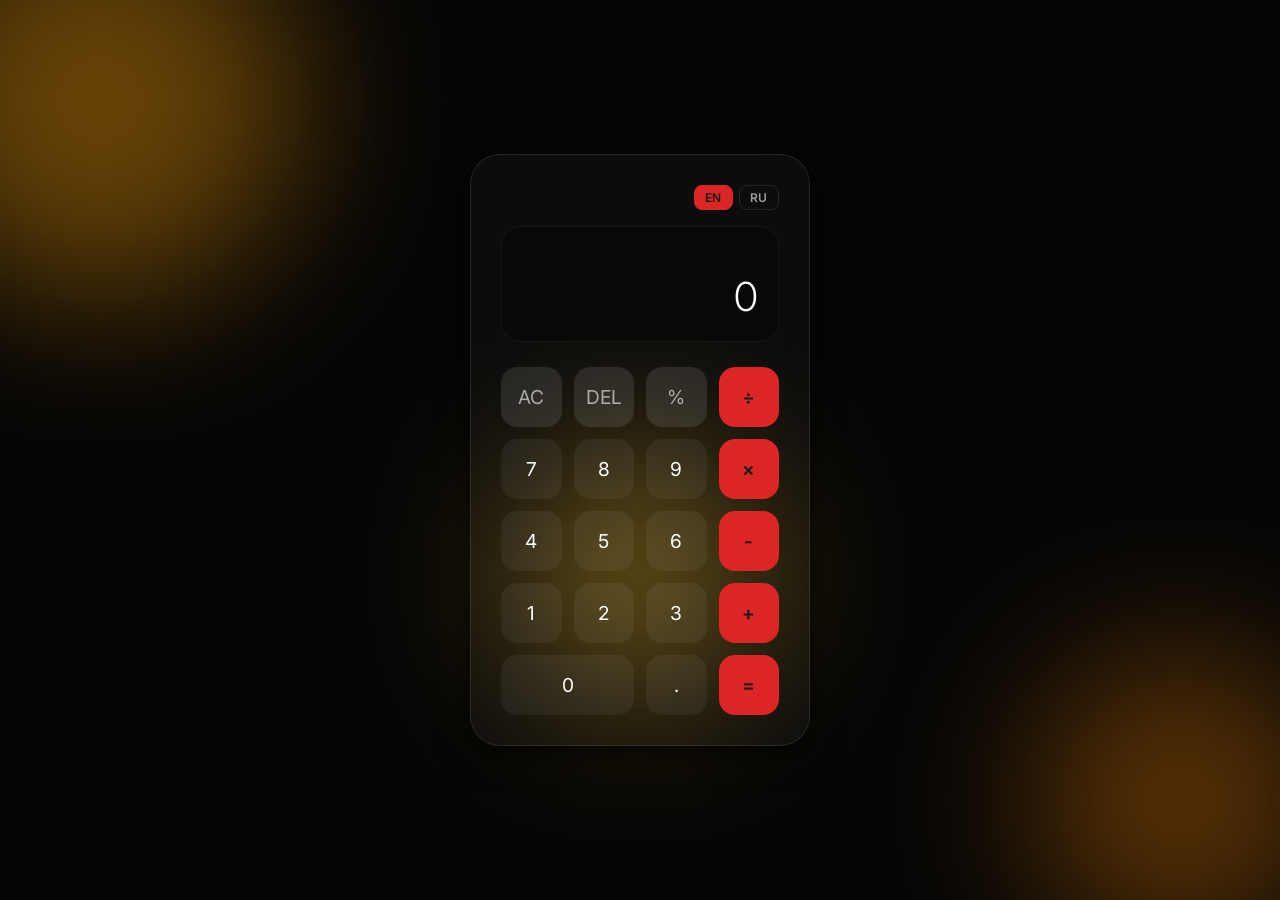
<file: index.html>
<!DOCTYPE html>
<html lang="en" id="html-root">
<head>
    <meta charset="UTF-8">
    <meta name="viewport" content="width=device-width, initial-scale=1.0">
    <title>Premium Glass Calculator</title>
    <link rel="stylesheet" href="style.css">
    <link rel="preconnect" href="https://fonts.googleapis.com">
    <link rel="preconnect" href="https://fonts.gstatic.com" crossorigin>
    <link href="https://fonts.googleapis.com/css2?family=Inter:wght@300;400;600&display=swap" rel="stylesheet">
</head>
<body>
    <div class="background-blobs">
        <div class="blob blob-1"></div>
        <div class="blob blob-2"></div>
        <div class="blob blob-3"></div>
    </div>

    <div class="calculator-container animate-in">
        <div class="calculator">
            <div class="lang-toggle">
                <button class="lang-btn active" id="btn-en" onclick="setLanguage('en')">EN</button>
                <button class="lang-btn" id="btn-ru" onclick="setLanguage('ru')">RU</button>
            </div>
            <div class="display">
                <div class="previous-operand" id="previous-operand"></div>
                <div class="current-operand" id="current-operand">0</div>
            </div>
            <div class="buttons">
                <button class="btn btn-secondary" id="btn-clear" onclick="clearDisplay()">AC</button>
                <button class="btn btn-secondary" id="btn-del" onclick="deleteLast()">DEL</button>
                <button class="btn btn-secondary" onclick="appendOperator('%')">%</button>
                <button class="btn btn-accent" onclick="appendOperator('/')">÷</button>

                <button class="btn" onclick="appendNumber('7')">7</button>
                <button class="btn" onclick="appendNumber('8')">8</button>
                <button class="btn" onclick="appendNumber('9')">9</button>
                <button class="btn btn-accent" onclick="appendOperator('*')">×</button>

                <button class="btn" onclick="appendNumber('4')">4</button>
                <button class="btn" onclick="appendNumber('5')">5</button>
                <button class="btn" onclick="appendNumber('6')">6</button>
                <button class="btn btn-accent" onclick="appendOperator('-')">-</button>

                <button class="btn" onclick="appendNumber('1')">1</button>
                <button class="btn" onclick="appendNumber('2')">2</button>
                <button class="btn" onclick="appendNumber('3')">3</button>
                <button class="btn btn-accent" onclick="appendOperator('+')">+</button>

                <button class="btn btn-double" onclick="appendNumber('0')">0</button>
                <button class="btn" id="btn-decimal" onclick="appendDecimal()">.</button>
                <button class="btn btn-accent" onclick="calculate()">=</button>
            </div>
        </div>
    </div>

    <script src="script.js"></script>
</body>
</html>
</file>
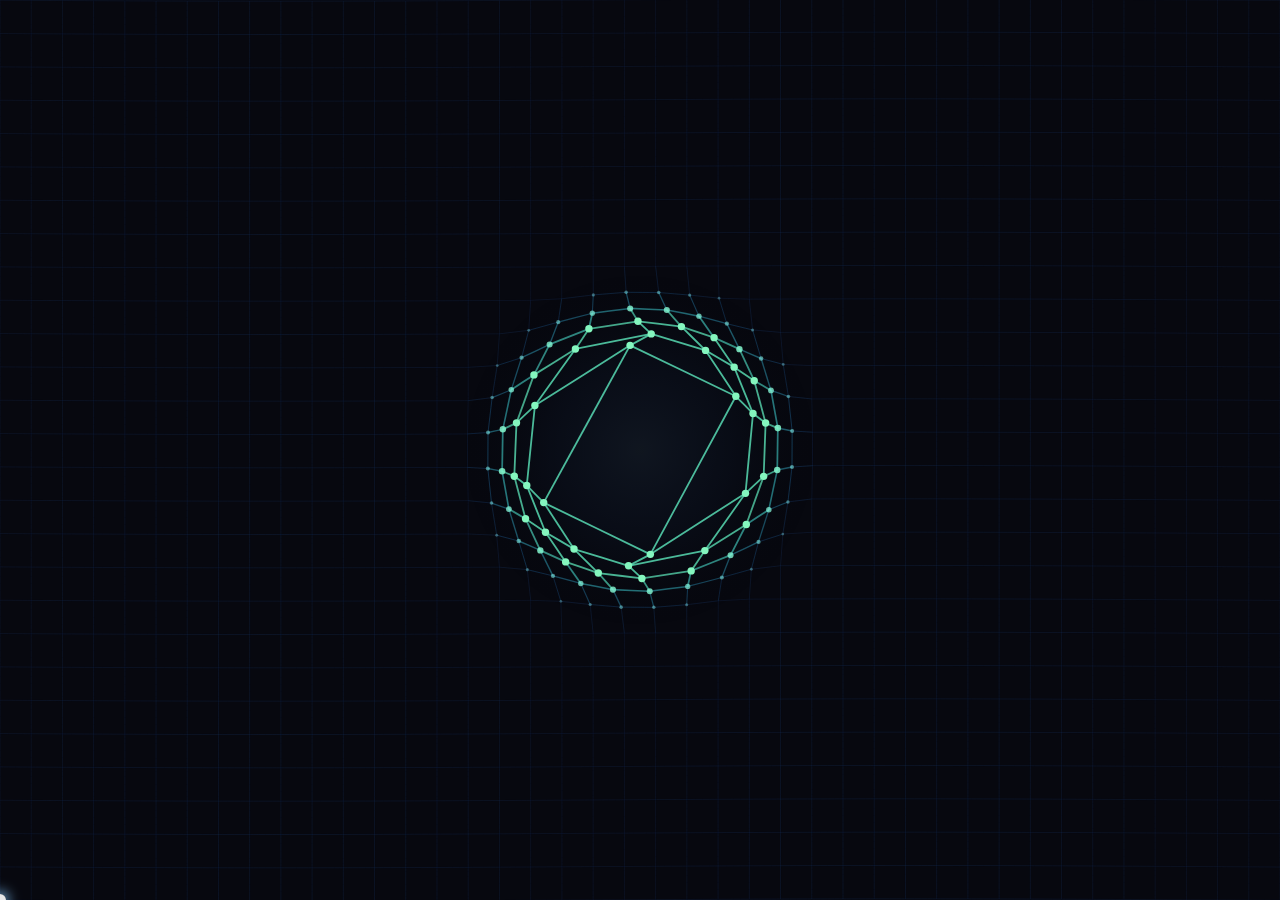
<file: living-surface/index.html>
<!DOCTYPE html>
<html lang="ru">
<head>
    <meta charset="UTF-8">
    <meta name="viewport" content="width=device-width, initial-scale=1.0">
    <title>Living Surface</title>
    <style>
        * { margin: 0; padding: 0; box-sizing: border-box; }
        body { background: #07080f; overflow: hidden; cursor: none; }
        canvas { display: block; }

        #cursor {
            position: fixed;
            width: 12px;
            height: 12px;
            background: rgba(255, 255, 255, 0.9);
            border-radius: 50%;
            pointer-events: none;
            transform: translate(-50%, -50%);
            mix-blend-mode: screen;
            transition: transform 0.1s ease;
            box-shadow: 0 0 12px 4px rgba(130, 200, 255, 0.6);
            z-index: 10;
        }
    </style>
</head>
<body>
    <canvas id="canvas"></canvas>
    <div id="cursor"></div>

    <script>
        const canvas = document.getElementById('canvas');
        const ctx = canvas.getContext('2d');
        const cursor = document.getElementById('cursor');

        let W = canvas.width = window.innerWidth;
        let H = canvas.height = window.innerHeight;

        // Grid density
        const COLS = 42;
        const ROWS = 28;

        // Physics params
        const STIFFNESS  = 0.055;
        const DAMPING    = 0.82;
        const MOUSE_R    = 180;
        const MOUSE_F    = 11;
        const DRAG_F     = 5;

        let mouse   = { x: W / 2, y: H / 2, vx: 0, vy: 0, px: W / 2, py: H / 2 };
        let points  = [];
        let time    = 0;

        /* ─── Init grid ─────────────────────────────────────────── */
        function init() {
            points = [];
            const sx = W / (COLS - 1);
            const sy = H / (ROWS - 1);
            for (let r = 0; r < ROWS; r++) {
                for (let c = 0; c < COLS; c++) {
                    points.push({
                        x:  c * sx, y:  r * sy,
                        ox: c * sx, oy: r * sy,
                        vx: 0,      vy: 0,
                    });
                }
            }
        }

        /* ─── Physics update ────────────────────────────────────── */
        function update() {
            time += 0.008;

            // Mouse velocity
            mouse.vx = mouse.x - mouse.px;
            mouse.vy = mouse.y - mouse.py;
            mouse.px = mouse.x;
            mouse.py = mouse.y;
            const mSpeed = Math.sqrt(mouse.vx * mouse.vx + mouse.vy * mouse.vy);

            for (const p of points) {
                // Gentle ambient breathing on edges
                const breathing = Math.sin(time + p.ox * 0.005) * 1.2;

                // Spring toward origin + breathing
                p.vx += (p.ox - p.x) * STIFFNESS + (p.oy + breathing - p.y) * STIFFNESS * 0.3;
                p.vy += (p.oy + breathing - p.y) * STIFFNESS;

                // Mouse influence
                const dx = p.x - mouse.x;
                const dy = p.y - mouse.y;
                const dist = Math.sqrt(dx * dx + dy * dy);

                if (dist < MOUSE_R && dist > 0) {
                    const ratio = 1 - dist / MOUSE_R;
                    const smooth = ratio * ratio * (3 - 2 * ratio); // smoothstep

                    // Radial push from cursor position
                    p.vx += (dx / dist) * smooth * MOUSE_F;
                    p.vy += (dy / dist) * smooth * MOUSE_F;

                    // Drag — points dragged in direction of mouse movement
                    p.vx += mouse.vx * smooth * DRAG_F * 0.15;
                    p.vy += mouse.vy * smooth * DRAG_F * 0.15;
                }

                p.vx *= DAMPING;
                p.vy *= DAMPING;
                p.x  += p.vx;
                p.y  += p.vy;
            }
        }

        /* ─── Rendering ─────────────────────────────────────────── */
        function displacement(p) {
            const dx = p.x - p.ox;
            const dy = p.y - p.oy;
            return Math.sqrt(dx * dx + dy * dy);
        }

        function lineColor(d, alpha) {
            // map displacement → hue: calm=220°(blue), excited=190°(cyan)→160°(green)
            const t = Math.min(d / 40, 1);
            const h = 220 - t * 60;
            const s = 60 + t * 40;
            const l = 45 + t * 25;
            return `hsla(${h},${s}%,${l}%,${alpha})`;
        }

        function draw() {
            ctx.clearRect(0, 0, W, H);

            // ── Draw horizontal rows as smooth bezier chains ──────
            for (let r = 0; r < ROWS; r++) {
                for (let c = 0; c < COLS - 1; c++) {
                    const p0 = points[r * COLS + c];
                    const p1 = points[r * COLS + c + 1];
                    const d  = (displacement(p0) + displacement(p1)) / 2;
                    const alpha = 0.18 + Math.min(d / 50, 1) * 0.55;
                    const w     = 0.6 + Math.min(d / 30, 1) * 1.2;

                    ctx.beginPath();
                    ctx.moveTo(p0.x, p0.y);
                    // midpoint for smoothing
                    const mx = (p0.x + p1.x) / 2;
                    const my = (p0.y + p1.y) / 2;
                    ctx.quadraticCurveTo(p0.x, p0.y, mx, my);
                    ctx.quadraticCurveTo(p1.x, p1.y, p1.x, p1.y);
                    ctx.strokeStyle = lineColor(d, alpha);
                    ctx.lineWidth   = w;
                    ctx.stroke();
                }
            }

            // ── Draw vertical columns ──────────────────────────────
            for (let c = 0; c < COLS; c++) {
                for (let r = 0; r < ROWS - 1; r++) {
                    const p0 = points[r       * COLS + c];
                    const p1 = points[(r + 1) * COLS + c];
                    const d  = (displacement(p0) + displacement(p1)) / 2;
                    const alpha = 0.18 + Math.min(d / 50, 1) * 0.55;
                    const w     = 0.6 + Math.min(d / 30, 1) * 1.2;

                    ctx.beginPath();
                    ctx.moveTo(p0.x, p0.y);
                    const mx = (p0.x + p1.x) / 2;
                    const my = (p0.y + p1.y) / 2;
                    ctx.quadraticCurveTo(p0.x, p0.y, mx, my);
                    ctx.quadraticCurveTo(p1.x, p1.y, p1.x, p1.y);
                    ctx.strokeStyle = lineColor(d, alpha);
                    ctx.lineWidth   = w;
                    ctx.stroke();
                }
            }

            // ── Intersection dots ─────────────────────────────────
            for (const p of points) {
                const d = displacement(p);
                if (d < 1.5) continue;
                const t = Math.min(d / 35, 1);
                const r = 1.2 + t * 2.5;
                const alpha = 0.3 + t * 0.7;
                ctx.beginPath();
                ctx.arc(p.x, p.y, r, 0, Math.PI * 2);
                ctx.fillStyle = `hsla(${190 - t * 40}, 90%, 75%, ${alpha})`;
                ctx.fill();
            }

            // ── Glow around cursor ────────────────────────────────
            const grd = ctx.createRadialGradient(mouse.x, mouse.y, 0, mouse.x, mouse.y, MOUSE_R);
            grd.addColorStop(0,   'rgba(140, 210, 255, 0.07)');
            grd.addColorStop(0.5, 'rgba(80,  160, 255, 0.03)');
            grd.addColorStop(1,   'rgba(0,   0,   0,   0)');
            ctx.fillStyle = grd;
            ctx.fillRect(0, 0, W, H);
        }

        /* ─── Loop ───────────────────────────────────────────────── */
        function loop() {
            update();
            draw();
            requestAnimationFrame(loop);
        }

        /* ─── Events ─────────────────────────────────────────────── */
        window.addEventListener('mousemove', e => {
            mouse.x = e.clientX;
            mouse.y = e.clientY;
            cursor.style.left = e.clientX + 'px';
            cursor.style.top  = e.clientY + 'px';
        });

        // Touch support
        window.addEventListener('touchmove', e => {
            e.preventDefault();
            const t = e.touches[0];
            mouse.x = t.clientX;
            mouse.y = t.clientY;
        }, { passive: false });

        window.addEventListener('resize', () => {
            W = canvas.width  = window.innerWidth;
            H = canvas.height = window.innerHeight;
            init();
        });

        init();
        loop();
    </script>
</body>
</html>
</file>
<file: style.css>
:root {
    --bg-color: #050505;
    --glass-bg: rgba(255, 255, 255, 0.03);
    --glass-border: rgba(255, 255, 255, 0.1);
    --glass-shadow: 0 8px 32px 0 rgba(0, 0, 0, 0.8);
    --text-primary: #ffffff;
    --text-secondary: rgba(255, 255, 255, 0.6);
    --accent: #dc2626;
    --accent-hover: #ef4444;
    --secondary-btn: rgba(255, 255, 255, 0.1);
    --secondary-btn-hover: rgba(255, 255, 255, 0.2);
}

* {
    margin: 0;
    padding: 0;
    box-sizing: border-box;
    font-family: 'Inter', sans-serif;
}

body {
    background-color: var(--bg-color);
    color: var(--text-primary);
    height: 100vh;
    display: flex;
    justify-content: center;
    align-items: center;
    overflow: hidden;
    position: relative;
}

/* Background Blobs */
.background-blobs {
    position: absolute;
    width: 100%;
    height: 100%;
    z-index: -1;
    overflow: hidden;
}

.blob {
    position: absolute;
    filter: blur(80px);
    border-radius: 50%;
    opacity: 0.4;
    animation: move 20s infinite alternate;
}

.blob-1 {
    width: 400px;
    height: 400px;
    background: #f59e0b;
    top: -100px;
    left: -100px;
}

.blob-2 {
    width: 300px;
    height: 300px;
    background: #d97706;
    bottom: -50px;
    right: -50px;
    animation-delay: -5s;
}

.blob-3 {
    width: 250px;
    height: 250px;
    background: #fbbf24;
    top: 50%;
    left: 40%;
    animation-delay: -10s;
}

@keyframes move {
    from {
        transform: translate(0, 0) scale(1);
    }

    to {
        transform: translate(100px, 50px) scale(1.1);
    }
}

/* Calculator Container */
.calculator-container {
    perspective: 1000px;
}

.calculator {
    background: var(--glass-bg);
    backdrop-filter: blur(20px);
    -webkit-backdrop-filter: blur(20px);
    border: 1px solid var(--glass-border);
    border-radius: 30px;
    padding: 30px;
    box-shadow: var(--glass-shadow);
    width: 340px;
    transition: transform 0.5s cubic-bezier(0.175, 0.885, 0.32, 1.275);
}

.calculator:hover {
    transform: translateY(-5px);
}

/* Language Toggle */
.lang-toggle {
    display: flex;
    justify-content: flex-end;
    gap: 6px;
    margin-bottom: 16px;
}

.lang-btn {
    border: 1px solid var(--glass-border);
    border-radius: 8px;
    background: transparent;
    color: var(--text-secondary);
    font-size: 0.75rem;
    font-weight: 600;
    padding: 4px 10px;
    cursor: pointer;
    transition: all 0.2s;
    letter-spacing: 0.05em;
}

.lang-btn:hover {
    background: rgba(255, 255, 255, 0.08);
    color: var(--text-primary);
}

.lang-btn.active {
    background: var(--accent);
    border-color: var(--accent);
    color: #1a1a1a;
}

/* Display */
.display {
    padding: 20px;
    background: rgba(0, 0, 0, 0.3);
    border-radius: 20px;
    margin-bottom: 25px;
    text-align: right;
    min-height: 100px;
    display: flex;
    flex-direction: column;
    justify-content: flex-end;
    word-break: break-all;
    border: 1px solid rgba(255, 255, 255, 0.05);
}

.previous-operand {
    font-size: 1rem;
    color: var(--text-secondary);
    min-height: 1.2rem;
}

.current-operand {
    font-size: 2.5rem;
    font-weight: 300;
    margin-top: 5px;
}

/* Buttons */
.buttons {
    display: grid;
    grid-template-columns: repeat(4, 1fr);
    gap: 12px;
}

.btn {
    border: none;
    border-radius: 16px;
    background: rgba(255, 255, 255, 0.05);
    color: var(--text-primary);
    font-size: 1.2rem;
    padding: 18px 0;
    cursor: pointer;
    transition: all 0.2s;
    display: flex;
    justify-content: center;
    align-items: center;
    font-weight: 400;
}

.btn:hover {
    background: rgba(255, 255, 255, 0.1);
    transform: scale(0.95);
}

.btn:active {
    transform: scale(0.9);
}

.btn-accent {
    background: var(--accent);
    color: #1a1a1a;
    font-weight: 600;
}

.btn-accent:hover {
    background: var(--accent-hover);
}

.btn-secondary {
    background: var(--secondary-btn);
    color: var(--text-secondary);
}

.btn-secondary:hover {
    background: var(--secondary-btn-hover);
    color: white;
}

.btn-double {
    grid-column: span 2;
}

/* Animations */
.animate-in {
    animation: fadeIn 0.8s ease-out;
}

@keyframes fadeIn {
    from {
        opacity: 0;
        transform: translateY(30px);
    }

    to {
        opacity: 1;
        transform: translateY(0);
    }
}
</file>
